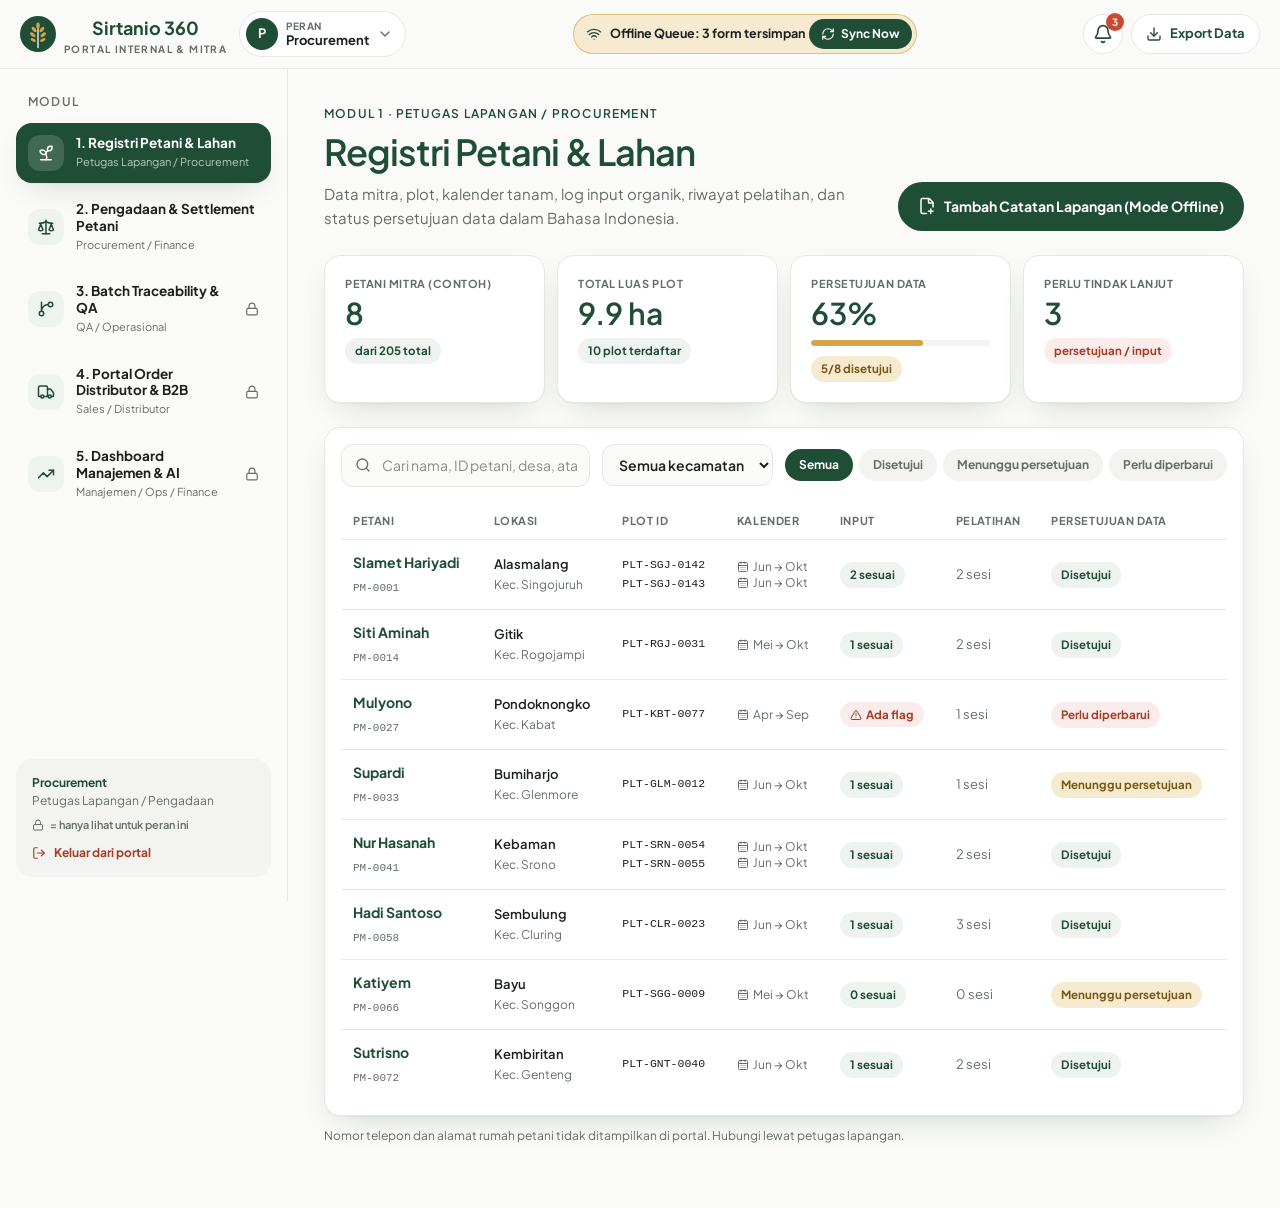
<file: Sirtanio/site/portal.html>
<!doctype html>
<html lang="id">
  <head>
    <meta charset="UTF-8" />
    <meta name="viewport" content="width=device-width, initial-scale=1.0" />
    <title>Portal 360 | Sirtanio</title>
    <meta name="robots" content="noindex" />
    <link rel="icon" type="image/png" href="assets/icons/favicon.png" />
    <meta name="theme-color" content="#1F4D36" />
    <meta name="mobile-web-app-capable" content="yes" />
    <meta name="apple-mobile-web-app-capable" content="yes" />
    <meta name="apple-mobile-web-app-title" content="Sirtanio 360" />
    <meta
      name="apple-mobile-web-app-status-bar-style"
      content="black-translucent"
    />
    <link rel="manifest" href="manifest.webmanifest" />
    <link rel="apple-touch-icon" href="assets/icons/apple-touch-icon.png" />
    <link rel="preconnect" href="https://fonts.googleapis.com" />
    <link rel="preconnect" href="https://fonts.gstatic.com" crossorigin />
    <link
      href="https://fonts.googleapis.com/css2?family=Fraunces:opsz,wght@9..144,600;9..144,700&family=Plus+Jakarta+Sans:wght@400;500;600;700;800&display=swap"
      rel="stylesheet"
    />
    <link rel="stylesheet" href="css/styles.css" />
    <link rel="stylesheet" href="css/clean.css" />
  </head>
  <body data-page="portal">
    <div id="root"></div>
    <script src="js/portal.js" defer></script>
  </body>
</html>
</file>
<file: Sirtanio/site/css/clean.css>
/*
  Tema "bersih" Sirtanio 360. Dimuat SETELAH styles.css dan hanya menimpa token desain.
  Prinsip: satu aksen (hijau) + netral, satu keluarga font, tanpa tekstur, bayangan tipis.
  Untuk kembali ke desain lama, hapus baris <link> clean.css di index.html, lot.html, portal.html.
*/

:root {
  /* Netral: putih hangat tipis, bukan krem/beige */
  --color-cream: #fafaf8;
  --color-sand: #f3f4f1;
  --color-line: #e6e8e3;
  --color-ink: #1c211e;
  --color-olive: #666d68;

  /* Aksen tunggal: hijau Sirtanio */
  --color-forest: #1f4d36;
  --color-forest-deep: #173a2a;
  --color-forest-tint: #eef3ef;

  /* Emas diganti hijau sage lembut (dipakai di atas blok hijau tua) */
  --color-gold: #a9c4b1;
  --color-gold-tint: #f1f4f0;

  /* Satu keluarga font: Plus Jakarta Sans untuk semuanya */
  --font-display: 'Plus Jakarta Sans', ui-sans-serif, system-ui, sans-serif;

  /* Bayangan lebih tipis */
  --shadow-card: 0 1px 2px rgb(16 24 20 / 0.05);
  --shadow-lift: 0 12px 32px -16px rgb(16 24 20 / 0.2);
}

/* Portal memakai merah/emas sebagai penanda status (peringatan, bermasalah), jadi dipertahankan */
body[data-page='portal'] {
  --color-gold: #d4a34a;
  --color-gold-tint: #f6ead0;
}

/* Tanpa tekstur kertas dan karung */
body::before {
  display: none;
}
.burlap {
  background-image: none;
  background-color: var(--color-forest-deep);
}

/* Judul: sans-serif tegas, tanpa huruf miring */
h1,
h2,
h3 {
  font-weight: 600;
  letter-spacing: -0.025em;
}
h1 em,
h2 em,
h3 em,
.font-display.italic {
  font-style: normal;
}
:focus-visible {
  outline-color: var(--color-forest);
}

/* Label kecil kapital: lebih tenang */
.eyebrow {
  font-weight: 600;
  letter-spacing: 0.1em;
}

/* Halaman publik: aksen merah bata dialihkan ke hijau, merah hanya untuk error */
body:not([data-page='portal']) .text-terracotta {
  color: var(--color-forest);
}
body:not([data-page='portal']) h1 em.text-terracotta,
body:not([data-page='portal']) h2 em.text-terracotta {
  color: var(--color-olive);
}
body:not([data-page='portal']) button.bg-terracotta,
body:not([data-page='portal']) a.bg-terracotta,
body:not([data-page='portal']) span.bg-terracotta {
  background-color: var(--color-forest);
}
body:not([data-page='portal']) button.bg-terracotta:hover,
body:not([data-page='portal']) a.bg-terracotta:hover {
  background-color: var(--color-forest-deep);
}
/* Tombol/chip di atas blok hijau tua dibuat terang agar tidak hilang */
body:not([data-page='portal']) :is(.bg-forest, .bg-forest-deep, .burlap, footer) .bg-terracotta {
  background-color: var(--color-gold);
  color: var(--color-forest-deep);
}
body:not([data-page='portal']) :is(.bg-forest, .bg-forest-deep, .burlap, footer) .text-terracotta {
  color: var(--color-gold);
}

/* Portal: tombol utama hijau, status merah/emas tetap */
body[data-page='portal'] button.bg-terracotta,
body[data-page='portal'] a.bg-terracotta {
  background-color: var(--color-forest);
}
body[data-page='portal'] button.bg-terracotta:hover,
body[data-page='portal'] a.bg-terracotta:hover {
  background-color: var(--color-forest-deep);
}

/* Bintang rating tetap emas, tapi redup */
svg.fill-gold {
  fill: #d9b866;
  color: #d9b866;
}

/* Tombol marketplace: kartu putih polos (bukan hitam/oranye/hijau); WhatsApp tetap hijau sebagai aksi utama */
body:not([data-page='portal']) a.group.rounded-2xl[href*='tiktok'],
body:not([data-page='portal']) a.group.rounded-2xl[href*='shopee'],
body:not([data-page='portal']) a.group.rounded-2xl[href*='tokopedia'] {
  background-color: #fff;
  color: var(--color-ink);
  box-shadow: inset 0 0 0 1px var(--color-line);
}

/* Portal: label kecil dan logo "360" ikut hijau; merah hanya untuk status */
body[data-page='portal'] .eyebrow.text-terracotta,
body[data-page='portal'] .font-display > .text-terracotta {
  color: var(--color-forest);
}
</file>
